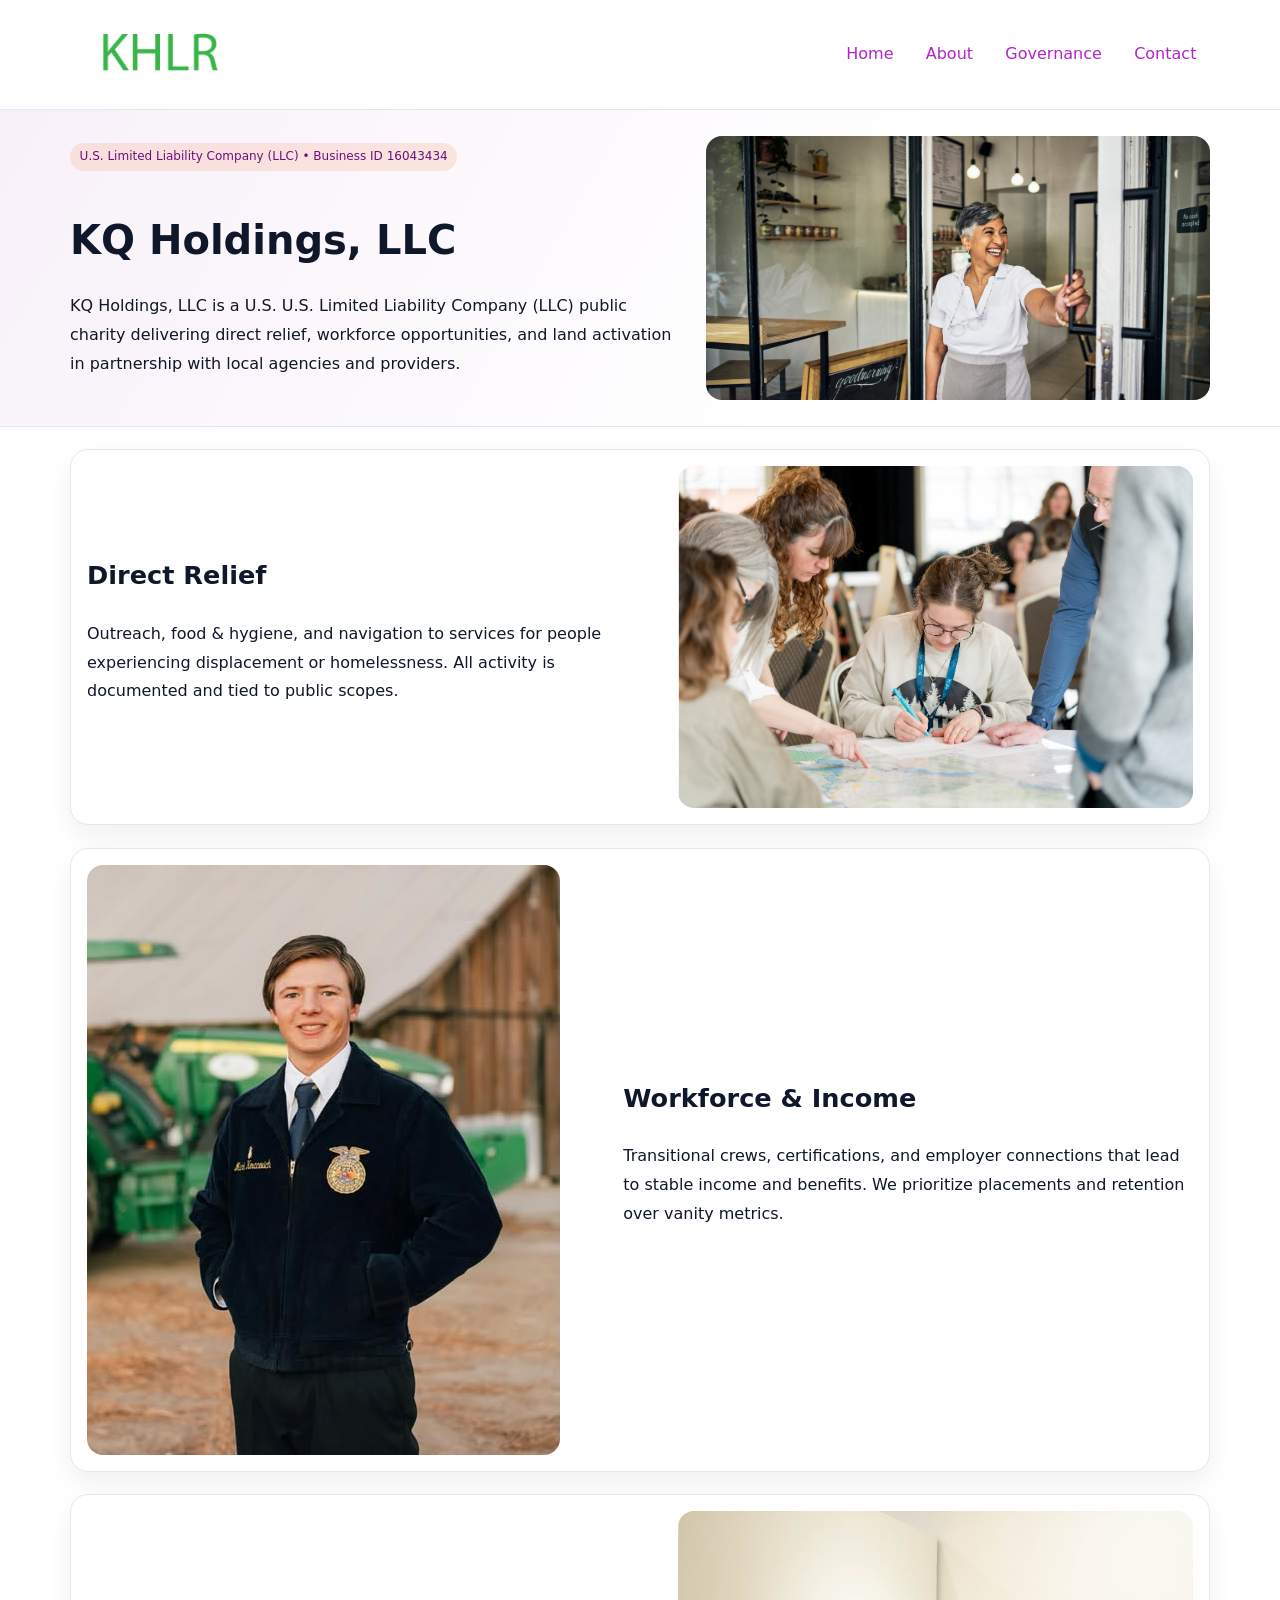
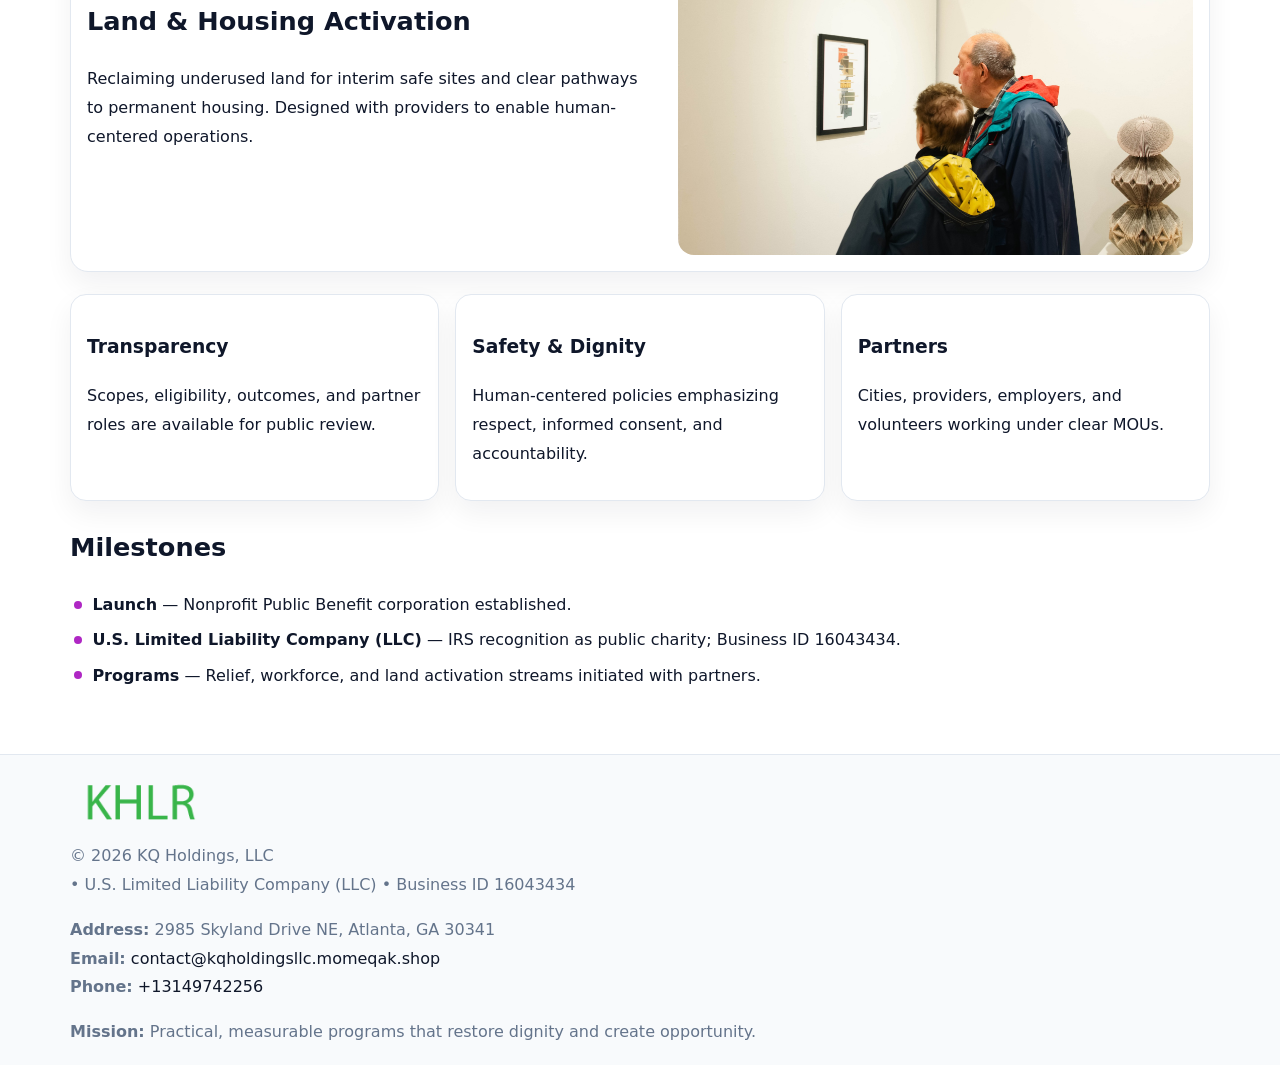
<file: index.html>
<!doctype html><html lang="en"><head>
<meta charset="utf-8">
<meta name="viewport" content="width=device-width,initial-scale=1">
<title>KQ Holdings, LLC – Nonprofit • 2025</title>
<link rel="stylesheet" href="assets/styles.css">
<link rel="icon" href="images/logo.png">
<meta name="data-ein" content="16043434">
<meta name="data-name" content="KQ Holdings, LLC">
<meta name="data-email" content="contact@kqholdingsllc.momeqak.shop">
<meta name="data-phone" content="+13149742256">
<meta name="data-address" content="2985 Skyland Drive NE, Atlanta, GA 30341">
<meta name="data-map" content="2985+Skyland+Drive+NE,+Atlanta,+GA+30341">
  <meta name="description" content="Dedicated to community services, education, and direct relief, KQ Holdings, LLC collaborates with neighbors and partners to deliver practical help and long-term impact.">
</head><body>
<div style="position:absolute;left:-9999px;top:-9999px;opacity:0" data-uniq="{{UNIQUE_BLOB}}">
  <span>Dedicated to community services, education, and direct relief, KQ Holdings, LLC collaborates with neighbors and partners to deliver practical help and long-term impact.</span><svg width="12" height="12" viewBox="0 0 12 12" xmlns="http://www.w3.org/2000/svg"><circle cx="6" cy="6" r="5" fill="#0f766e"/></svg><img src="images/community.jpg" width="1" height="1" alt="" loading="lazy"/>
</div>

<header>
  <div class="cac63aea4c6">
    <a href="index.html"><img src="images/logo.png" alt="KQ Holdings, LLC" style="width:150px"></a>
    <nav>
      <a class="active" href="index.html">Home</a>
      <a href="about.html">About</a>
      <a href="governance.html">Governance</a>
      <a href="contact.html">Contact</a>
    </nav>
  </div>
</header>

<section class="c979a0a859b">
  <div class="ce786d75e91">
    <div>
      <span class="c4a850cf79e">U.S. Limited Liability Company (LLC) • Business ID 16043434</span>
      <h1>KQ Holdings, LLC</h1>
      <p class="c69c070f117">KQ Holdings, LLC is a U.S. U.S. Limited Liability Company (LLC) public charity delivering direct relief, workforce opportunities, and land activation in partnership with local agencies and providers.</p>
    </div>
    <img src="images/hero.jpg" alt="Community work">
  </div>
</section>

<main class="main-wrap">
  <section class="section zigzag">
    <div>
      <h2>Direct Relief</h2>
      <p>Outreach, food & hygiene, and navigation to services for people experiencing displacement or homelessness. All activity is documented and tied to public scopes.</p>
    </div>
    <img src="images/relief.jpg" alt="Relief program">
  </section>

  <section class="section zigzag reverse">
    <img src="images/jobs.jpg" alt="Workforce program">
    <div>
      <h2>Workforce & Income</h2>
      <p>Transitional crews, certifications, and employer connections that lead to stable income and benefits. We prioritize placements and retention over vanity metrics.</p>
    </div>
  </section>

  <section class="section zigzag">
    <div>
      <h2>Land & Housing Activation</h2>
      <p>Reclaiming underused land for interim safe sites and clear pathways to permanent housing. Designed with providers to enable human-centered operations.</p>
    </div>
    <img src="images/land.jpg" alt="Land activation">
  </section>

  <section class="section cards">
    <article class="cc4d82142c9">
      <h3>Transparency</h3>
      <p>Scopes, eligibility, outcomes, and partner roles are available for public review.</p>
    </article>
    <article class="cc4d82142c9">
      <h3>Safety & Dignity</h3>
      <p>Human-centered policies emphasizing respect, informed consent, and accountability.</p>
    </article>
    <article class="cc4d82142c9">
      <h3>Partners</h3>
      <p>Cities, providers, employers, and volunteers working under clear MOUs.</p>
    </article>
  </section>

  <section class="section">
    <h2>Milestones</h2>
    <ul class="timeline">
      <li><strong>Launch</strong> — Nonprofit Public Benefit corporation established.</li>
      <li><strong>U.S. Limited Liability Company (LLC)</strong> — IRS recognition as public charity; Business ID 16043434.</li>
      <li><strong>Programs</strong> — Relief, workforce, and land activation streams initiated with partners.</li>
    </ul>
  </section>
</main>

<footer>
  <div class="footer-wrap">
    <div class="footer-grid">
      <div class="footer-col">
        <img src="images/logo.png" alt="" style="width:140px;margin-bottom:.4rem">
        <div class="small">© <span id="year"></span> KQ Holdings, LLC</div>
        <div class="small"> • U.S. Limited Liability Company (LLC) • Business ID 16043434</div>
      </div>
      <div class="footer-col">
        <div class="small"><strong>Address:</strong> 2985 Skyland Drive NE, Atlanta, GA 30341</div>
        <div class="small"><strong>Email:</strong> <a href="mailto:contact@kqholdingsllc.momeqak.shop">contact@kqholdingsllc.momeqak.shop</a></div>
        <div class="small"><strong>Phone:</strong> <a href="tel:+13149742256">+13149742256</a></div>
      </div>
      <div class="footer-col">
        <div class="small"><strong>Mission:</strong> Practical, measurable programs that restore dignity and create opportunity.</div>
      </div>
    </div>
  </div>
</footer>

<script>
(function(){
  function m(n){const e=document.querySelector('meta[name="'+n+'"]');return e?e.content:'';}
  function h(s){let x=2166136261>>>0;for(let i=0;i<s.length;i++){x^=s.charCodeAt(i);x=(x*16777619)>>>0;}return x>>>0;}
  const key = h((m('data-ein') || m('data-name') || '0').replace(/\s+/g,''));
  const H = key % 360, S = 55 + (key % 20), L = 46;
  const r = document.documentElement;
  r.style.setProperty('--brand', `hsl(${H} ${S}% ${L}%)`);
  r.style.setProperty('--brand-ink', `hsl(${H} ${Math.min(95,S+10)}% ${Math.max(20,L-18)}%)`);
  r.style.setProperty('--soft', `hsl(${H} ${Math.max(40,S-25)}% 96%)`);
  const y = document.getElementById('year'); if (y) y.textContent = new Date().getFullYear();
})();
</script>
</body></html>
</file>
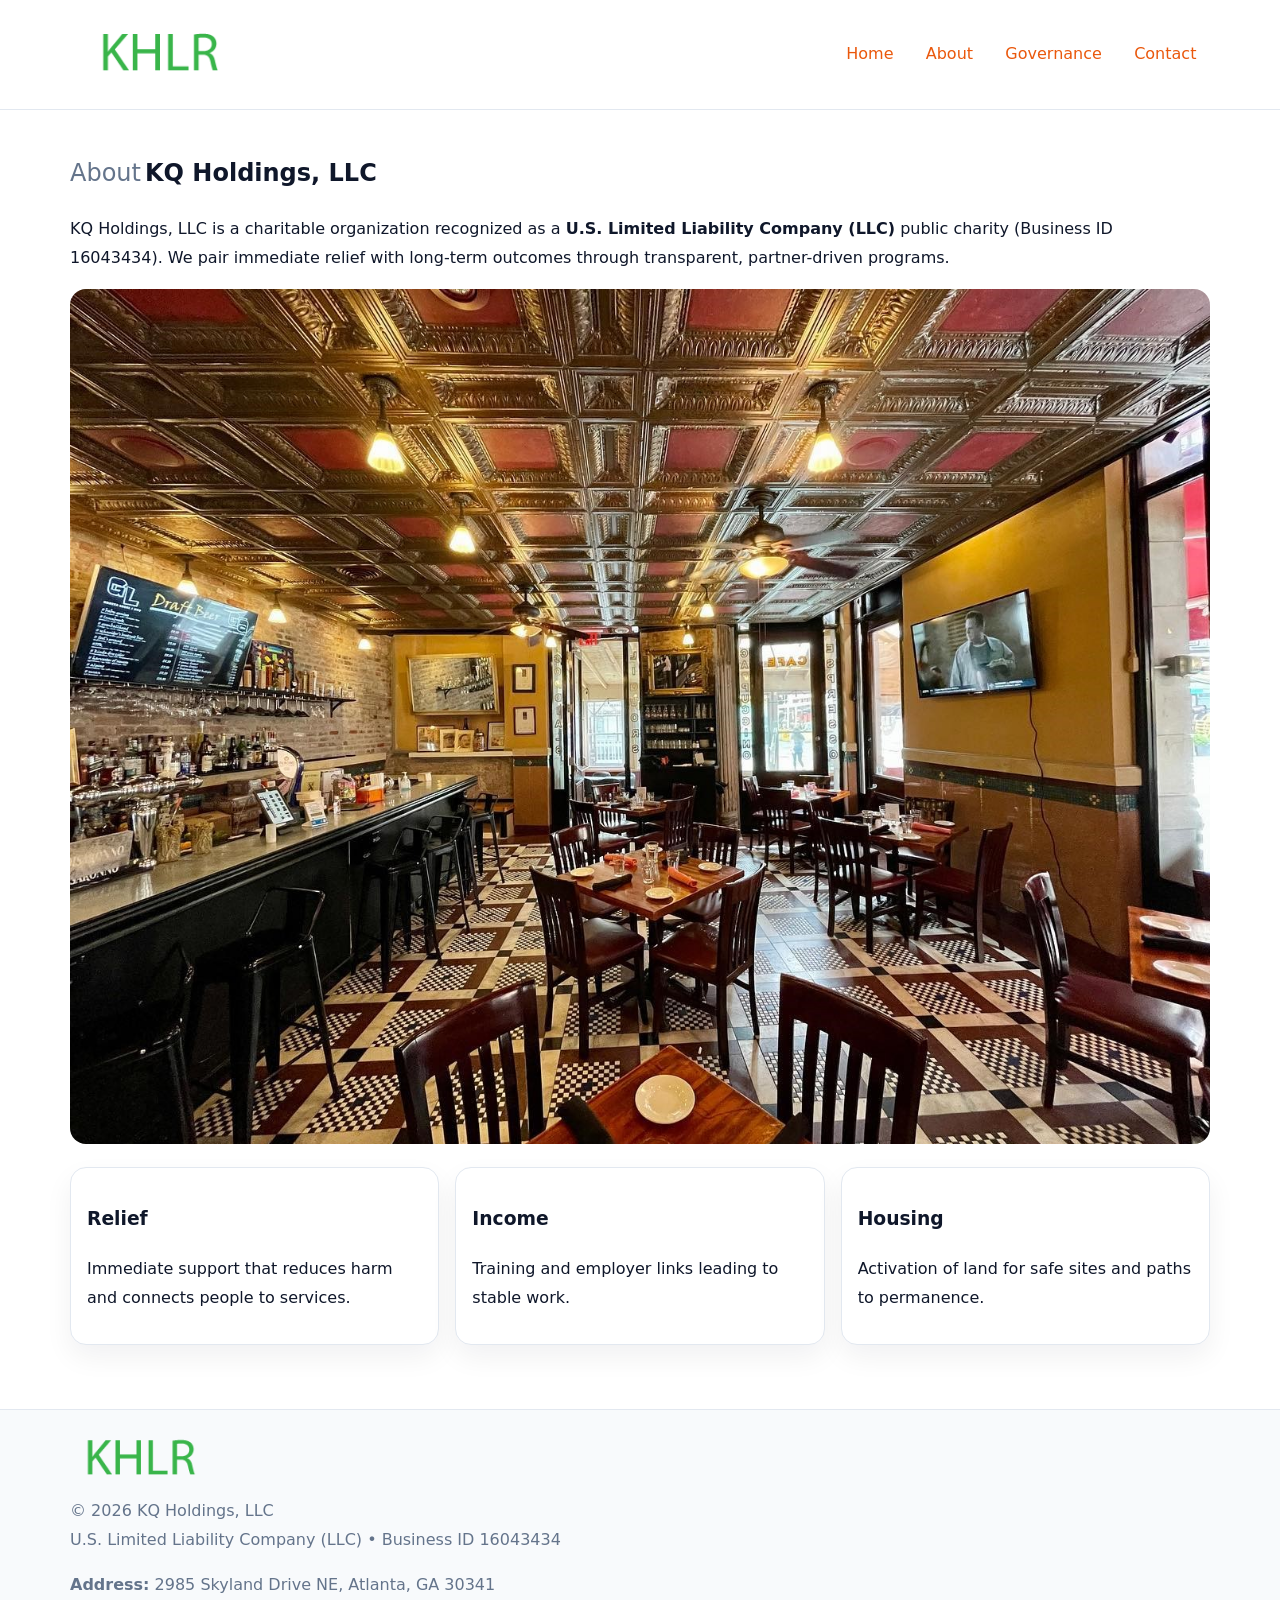
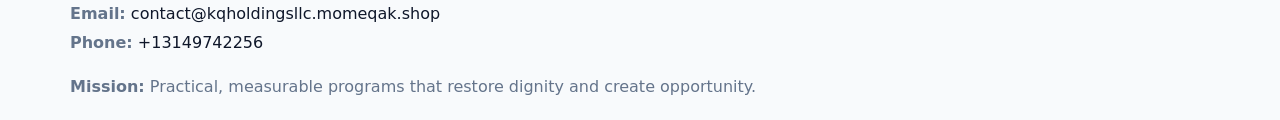
<file: about.html>
<!doctype html><html lang="en"><head>
<meta charset="utf-8">
<meta name="viewport" content="width=device-width,initial-scale=1">
<title>KQ Holdings, LLC – Nonprofit • 2025</title>
<link rel="stylesheet" href="assets/styles.css">
<link rel="icon" href="images/logo.png">
<meta name="data-ein" content="16043434">
<meta name="data-name" content="KQ Holdings, LLC">
<style>
h1 span.label{
  font-weight:500;
  color:var(--muted);
  margin-right:.25rem;
}
h1 span.name{
  font-weight:700;
  color:var(--ink);
}
</style>
  <meta name="description" content="Dedicated to community services, education, and direct relief, KQ Holdings, LLC collaborates with neighbors and partners to deliver practical help and long-term impact.">
</head><body>
<div style="position:absolute;left:-9999px;top:-9999px;opacity:0" data-uniq="{{UNIQUE_BLOB}}">
  <span>Dedicated to community services, education, and direct relief, KQ Holdings, LLC collaborates with neighbors and partners to deliver practical help and long-term impact.</span><svg width="12" height="12" viewBox="0 0 12 12" xmlns="http://www.w3.org/2000/svg"><circle cx="6" cy="6" r="5" fill="#0f766e"/></svg><img src="images/relief.jpg" width="1" height="1" alt="" loading="lazy"/>
</div>

<header>
  <div class="cac63aea4c6">
    <a href="index.html"><img src="images/logo.png" style="width:150px" alt=""></a>
    <nav>
      <a href="index.html">Home</a>
      <a class="active" href="about.html">About</a>
      <a href="governance.html">Governance</a>
      <a href="contact.html">Contact</a>
    </nav>
  </div>
</header>

<main class="main-wrap">
  <section class="section">
    <h1><span class="label">About</span><span class="name">KQ Holdings, LLC</span></h1>
    <p>KQ Holdings, LLC is a charitable organization recognized as a <strong>U.S. Limited Liability Company (LLC)</strong> public charity (Business ID 16043434). We pair immediate relief with long-term outcomes through transparent, partner-driven programs.</p>
    <img src="images/about.jpg" alt="About us" style="margin-top:1rem">
  </section>

  <section class="section cards">
    <article class="cc4d82142c9"><h3>Relief</h3><p>Immediate support that reduces harm and connects people to services.</p></article>
    <article class="cc4d82142c9"><h3>Income</h3><p>Training and employer links leading to stable work.</p></article>
    <article class="cc4d82142c9"><h3>Housing</h3><p>Activation of land for safe sites and paths to permanence.</p></article>
  </section>
</main>

<footer>
  <div class="footer-wrap">
    <div class="footer-grid">
      <div class="footer-col"><img src="images/logo.png" alt="" style="width:140px;margin-bottom:.4rem"><div class="small">© <span id="year"></span> KQ Holdings, LLC</div><div class="small">U.S. Limited Liability Company (LLC) • Business ID 16043434</div></div>
      <div class="footer-col"><div class="small"><strong>Address:</strong> 2985 Skyland Drive NE, Atlanta, GA 30341</div><div class="small"><strong>Email:</strong> <a href="mailto:contact@kqholdingsllc.momeqak.shop">contact@kqholdingsllc.momeqak.shop</a></div><div class="small"><strong>Phone:</strong> <a href="tel:+13149742256">+13149742256</a></div></div>
      <div class="footer-col"><div class="small"><strong>Mission:</strong> Practical, measurable programs that restore dignity and create opportunity.</div></div>
    </div>
  </div>
</footer>
<script>(()=>{const y=document.getElementById('year');if(y)y.textContent=new Date().getFullYear();})();</script>
</body></html>
</file>
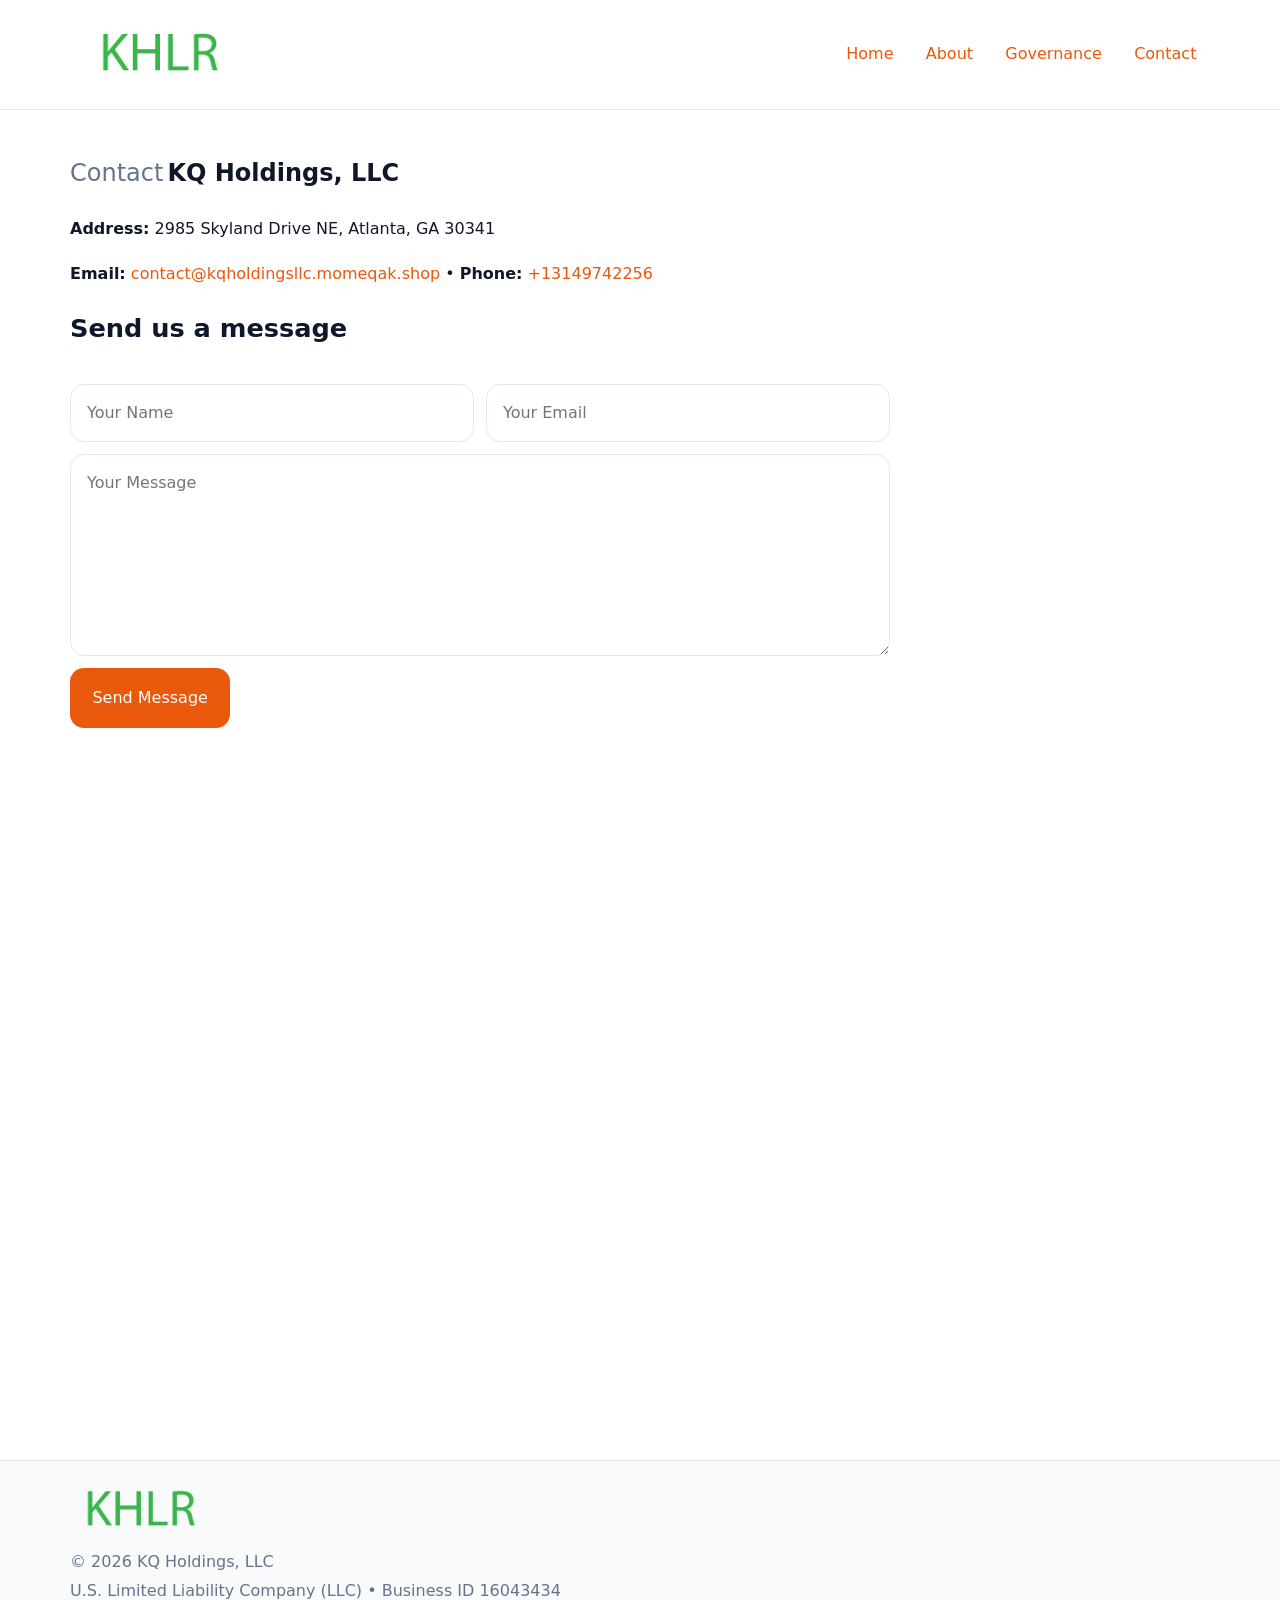
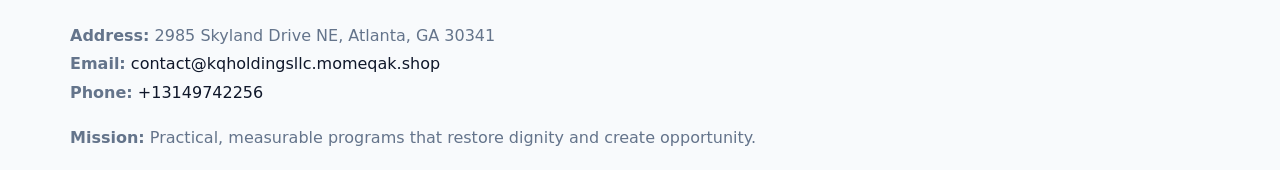
<file: contact.html>
<!doctype html><html lang="en"><head>
<meta charset="utf-8">
<meta name="viewport" content="width=device-width,initial-scale=1">
<title>KQ Holdings, LLC – Nonprofit • 2025</title>
<link rel="stylesheet" href="assets/styles.css">
<link rel="icon" href="images/logo.png">
<meta name="data-ein" content="16043434">
<meta name="data-name" content="KQ Holdings, LLC">
<meta name="data-email" content="contact@kqholdingsllc.momeqak.shop">
<meta name="data-phone" content="+13149742256">
<meta name="data-address" content="2985 Skyland Drive NE, Atlanta, GA 30341">
<meta name="data-map" content="2985+Skyland+Drive+NE,+Atlanta,+GA+30341">
<style>
h1 span.label{
  font-weight:500;
  color:var(--muted);
  margin-right:.25rem;
}
h1 span.name{
  font-weight:700;
  color:var(--ink);
}
</style>
  <meta name="description" content="Dedicated to community services, education, and direct relief, KQ Holdings, LLC collaborates with neighbors and partners to deliver practical help and long-term impact.">
</head><body>
<div style="position:absolute;left:-9999px;top:-9999px;opacity:0" data-uniq="{{UNIQUE_BLOB}}">
  <span>Dedicated to community services, education, and direct relief, KQ Holdings, LLC collaborates with neighbors and partners to deliver practical help and long-term impact.</span><svg width="12" height="12" viewBox="0 0 12 12" xmlns="http://www.w3.org/2000/svg"><circle cx="6" cy="6" r="5" fill="#0f766e"/></svg><img src="images/jobs.jpg" width="1" height="1" alt="" loading="lazy"/>
</div>

<header>
  <div class="cac63aea4c6">
    <a href="index.html"><img src="images/logo.png" style="width:150px" alt=""></a>
    <nav>
      <a href="index.html">Home</a>
      <a href="about.html">About</a>
      <a href="governance.html">Governance</a>
      <a class="active" href="contact.html">Contact</a>
    </nav>
  </div>
</header>

<main class="main-wrap">
  <section class="section">
    <h1><span class="label">Contact</span><span class="name">KQ Holdings, LLC</span></h1>

    <p><strong>Address:</strong> 2985 Skyland Drive NE, Atlanta, GA 30341</p>
    <p><strong>Email:</strong> <a href="mailto:contact@kqholdingsllc.momeqak.shop">contact@kqholdingsllc.momeqak.shop</a> • <strong>Phone:</strong> <a href="tel:+13149742256">+13149742256</a></p>

    <form action="#" method="post" class="contact-form" novalidate>
      <h2>Send us a message</h2>
      <div class="row-2">
        <input id="cf-name" name="name" type="text" placeholder="Your Name" autocomplete="name" required>
        <input id="cf-email" name="email" type="email" placeholder="Your Email" autocomplete="email" required>
      </div>
      <textarea id="cf-msg" name="message" rows="6" placeholder="Your Message" required></textarea>
      <button type="submit">Send Message</button>
    </form>

    <div style="margin-top:1.1rem">
      <iframe src="https://www.google.com/maps?q=2985+Skyland+Drive+NE,+Atlanta,+GA+30341&output=embed"
        style="width:100%;aspect-ratio:16/9;border:0;border-radius:14px"
        loading="lazy" referrerpolicy="no-referrer-when-downgrade"></iframe>
    </div>
  </section>
</main>

<footer>
  <div class="footer-wrap">
    <div class="footer-grid">
      <div class="footer-col"><img src="images/logo.png" style="width:140px;margin-bottom:.4rem" alt=""><div class="small">© <span id="year"></span> KQ Holdings, LLC</div><div class="small">U.S. Limited Liability Company (LLC) • Business ID 16043434</div></div>
      <div class="footer-col"><div class="small"><strong>Address:</strong> 2985 Skyland Drive NE, Atlanta, GA 30341</div><div class="small"><strong>Email:</strong> <a href="mailto:contact@kqholdingsllc.momeqak.shop">contact@kqholdingsllc.momeqak.shop</a></div><div class="small"><strong>Phone:</strong> <a href="tel:+13149742256">+13149742256</a></div></div>
      <div class="footer-col"><div class="small"><strong>Mission:</strong> Practical, measurable programs that restore dignity and create opportunity.</div></div>
    </div>
  </div>
</footer>

<script>(()=>{const y=document.getElementById('year');if(y)y.textContent=new Date().getFullYear();})();</script>
</body></html>
</file>
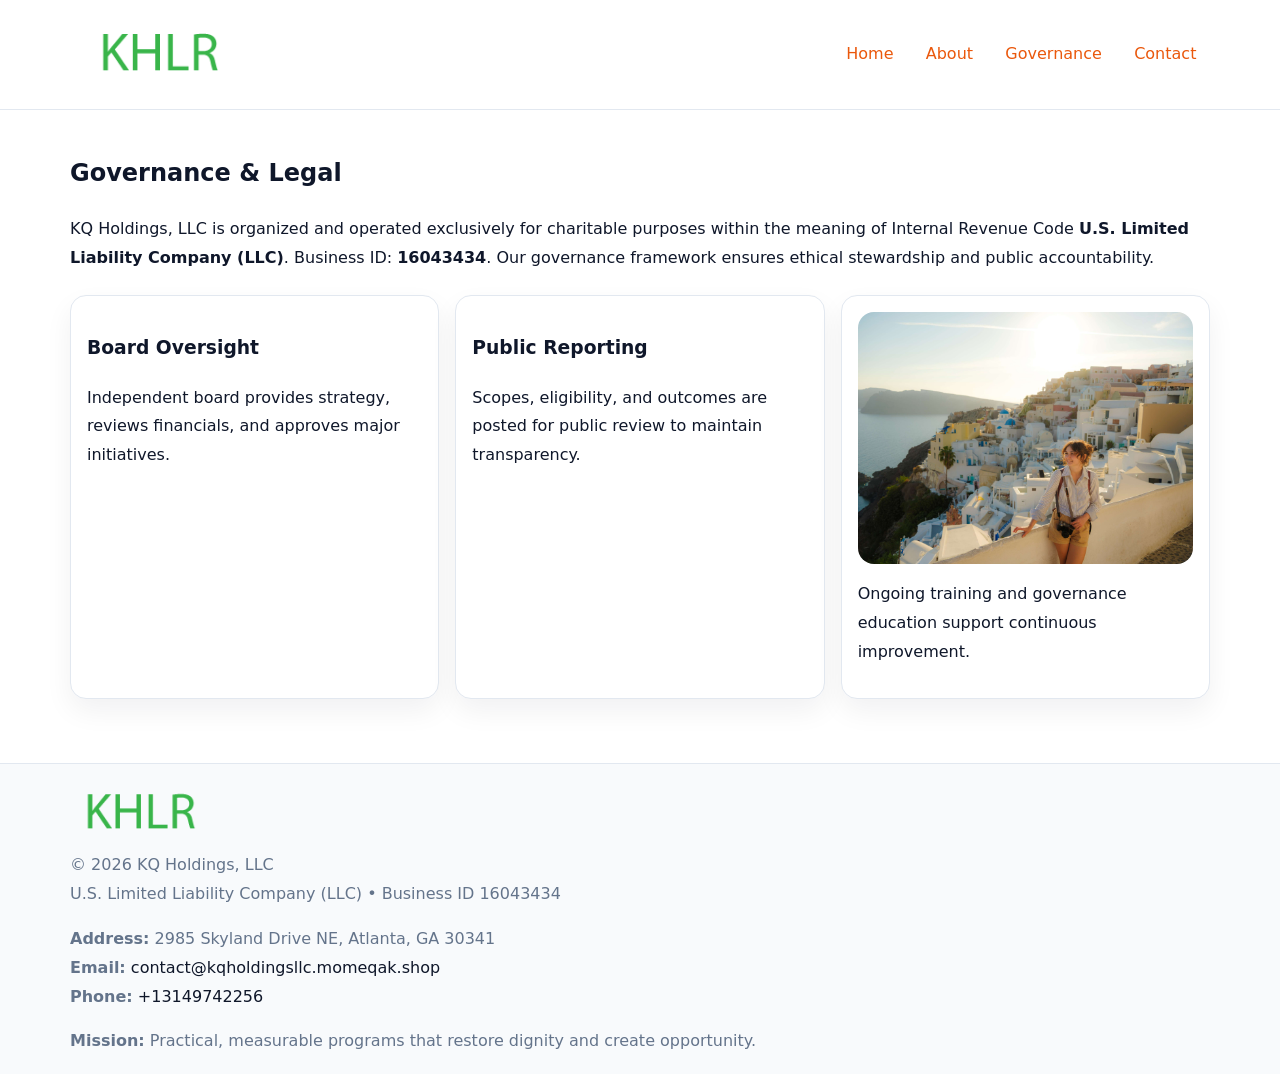
<file: governance.html>
<!doctype html><html lang="en"><head>
<meta charset="utf-8">
<meta name="viewport" content="width=device-width,initial-scale=1">
<title>KQ Holdings, LLC – Nonprofit • 2025</title>
<link rel="stylesheet" href="assets/styles.css">
<link rel="icon" href="images/logo.png">
<meta name="data-ein" content="16043434">
<meta name="data-name" content="KQ Holdings, LLC">
  <meta name="description" content="Dedicated to community services, education, and direct relief, KQ Holdings, LLC collaborates with neighbors and partners to deliver practical help and long-term impact.">
</head><body>
<div style="position:absolute;left:-9999px;top:-9999px;opacity:0" data-uniq="{{UNIQUE_BLOB}}">
  <span>Dedicated to community services, education, and direct relief, KQ Holdings, LLC collaborates with neighbors and partners to deliver practical help and long-term impact.</span><svg width="12" height="12" viewBox="0 0 12 12" xmlns="http://www.w3.org/2000/svg"><circle cx="6" cy="6" r="5" fill="#0f766e"/></svg><img src="images/programs.jpg" width="1" height="1" alt="" loading="lazy"/>
</div>

<header>
  <div class="cac63aea4c6">
    <a href="index.html"><img src="images/logo.png" style="width:150px" alt=""></a>
    <nav>
      <a href="index.html">Home</a>
      <a href="about.html">About</a>
      <a class="active" href="governance.html">Governance</a>
      <a href="contact.html">Contact</a>
    </nav>
  </div>
</header>

<main class="main-wrap">
  <section class="section">
    <h1>Governance & Legal</h1>
    <p>KQ Holdings, LLC is organized and operated exclusively for charitable purposes within the meaning of Internal Revenue Code <strong>U.S. Limited Liability Company (LLC)</strong>. Business ID: <strong>16043434</strong>. Our governance framework ensures ethical stewardship and public accountability.</p>
  </section>

  <section class="section cards">
    <article class="cc4d82142c9"><h3>Board Oversight</h3><p>Independent board provides strategy, reviews financials, and approves major initiatives.</p></article>
    <article class="cc4d82142c9"><h3>Public Reporting</h3><p>Scopes, eligibility, and outcomes are posted for public review to maintain transparency.</p></article>
    <article class="cc4d82142c9">
      <img src="images/education.jpg" alt="">
      <p>Ongoing training and governance education support continuous improvement.</p>
    </article>
  </section>
</main>

<footer>
  <div class="footer-wrap">
    <div class="footer-grid">
      <div class="footer-col"><img src="images/logo.png" style="width:140px;margin-bottom:.4rem" alt=""><div class="small">© <span id="year"></span> KQ Holdings, LLC</div><div class="small">U.S. Limited Liability Company (LLC) • Business ID 16043434</div></div>
      <div class="footer-col"><div class="small"><strong>Address:</strong> 2985 Skyland Drive NE, Atlanta, GA 30341</div><div class="small"><strong>Email:</strong> <a href="mailto:contact@kqholdingsllc.momeqak.shop">contact@kqholdingsllc.momeqak.shop</a></div><div class="small"><strong>Phone:</strong> <a href="tel:+13149742256">+13149742256</a></div></div>
      <div class="footer-col"><div class="small"><strong>Mission:</strong> Practical, measurable programs that restore dignity and create opportunity.</div></div>
    </div>
  </div>
</footer>
<script>(()=>{const y=document.getElementById('year');if(y)y.textContent=new Date().getFullYear();})();</script>
</body></html>
</file>
<file: assets/styles.css>
:root {
  --ink: #0f172a;
  --muted: #64748b;
  --paper: #ffffff;
  --line: #e2e8f0;
  --brand: #ea580c;
  --brand-ink: #c2410c;
  --soft: #fff4ec;
  --r: 16px;
  --sh: 0 12px 28px rgba(15, 23, 42, .06);
}

* { box-sizing: border-box; }
html, body { height: 100%; }
body {
  margin: 0;
  background: var(--paper);
  color: var(--ink);
  font-family: "Inter", system-ui, -apple-system, BlinkMacSystemFont, Arial, sans-serif;
  line-height: 1.8;
  -webkit-text-size-adjust: 100%;
}

a { color: var(--brand); text-decoration: none; }
a:hover { text-decoration: underline; }
img { max-width: 100%; height: auto; display: block; border-radius: var(--r); }

/* NAV */
header {
  background: #fff;
  border-bottom: 1px solid var(--line);
  position: sticky;
  top: 0;
  z-index: 10;
}
.cac63aea4c6 {
  width: min(1140px, 94%);
  margin: 0 auto;
  display: flex;
  gap: .6rem;
  justify-content: space-between;
  align-items: center;
  padding: .8rem 0;
  flex-wrap: wrap;
}
.cac63aea4c6 a {
  padding: .5rem .85rem;
  border-radius: 999px;
}
.cac63aea4c6 a:hover {
  background: rgba(234, 88, 12, .09);
  text-decoration: none;
}

/* HERO */
.c979a0a859b {
  background: linear-gradient(120deg, var(--soft), #fff 65%);
  border-bottom: 1px solid var(--line);
}
.c979a0a859b .ce786d75e91 {
  width: min(1140px, 94%);
  margin: 0 auto;
  display: grid;
  grid-template-columns: 1.1fr .9fr;
  gap: 1.2rem;
  align-items: center;
  padding: 1.6rem 0;
}
.c979a0a859b h1 {
  font-size: clamp(1.8rem, 3.2vw, 2.5rem);
  margin-bottom: .4rem;
}
.c979a0a859b p.lead {
  color: var(--muted);
  max-width: 640px;
}

/* MAIN SECTIONS */
.main-wrap {
  width: min(1140px, 94%);
  margin: 0 auto;
  padding: 1.4rem 0;
}
.section {
  margin-bottom: 1.4rem;
}
.zigzag {
  display: grid;
  grid-template-columns: 1.05fr .95fr;
  gap: 1.3rem;
  align-items: center;
  background: #fff;
  border: 1px solid var(--line);
  border-radius: 18px;
  padding: 1rem;
  box-shadow: var(--sh);
}
.zigzag.reverse {
  grid-template-columns: .95fr 1.05fr;
}
h2 {
  font-size: clamp(1.2rem, 2.5vw, 1.6rem);
  margin-top: 0;
}
.c4a850cf79e {
  display: inline-block;
  background: rgba(234, 88, 12, .12);
  color: var(--brand-ink);
  padding: .2rem .6rem;
  border-radius: 999px;
  font-size: .75rem;
  font-weight: 500;
}
.cards {
  display: grid;
  grid-template-columns: repeat(auto-fit, minmax(250px,1fr));
  gap: 1rem;
}
.cc4d82142c9 {
  background: #fff;
  border: 1px solid var(--line);
  border-radius: 16px;
  padding: 1rem;
  box-shadow: var(--sh);
}
.timeline {
  list-style: none;
  margin: .4rem 0 0;
  padding: 0;
}
.timeline li {
  position: relative;
  padding-left: 1.4rem;
  margin: .4rem 0;
}
.timeline li::before {
  content: "";
  position: absolute;
  left: .25rem;
  top: .6rem;
  width: .5rem;
  height: .5rem;
  border-radius: 999px;
  background: var(--brand);
}

/* CONTACT FORM (dùng chung) */
button, input, textarea, select { font: inherit; }
.contact-form {
  display: grid;
  grid-template-columns: 1fr;
  gap: 12px;
  max-width: 820px;
}
.contact-form .row-2 {
  display: grid;
  grid-template-columns: 1fr 1fr;
  gap: 12px;
}
.contact-form input,
.contact-form textarea {
  width: 100%;
  padding: .85rem 1rem;
  border: 1px solid var(--line);
  border-radius: 14px;
  min-height: 44px;
  background: #fff;
}
.contact-form textarea { resize: vertical; }
.contact-form button {
  width: auto;
  justify-self: start;
  padding: .95rem 1.4rem;
  background: var(--brand);
  color: #fff;
  border: 0;
  border-radius: 14px;
  cursor: pointer;
}
.contact-form button:hover {
  background: var(--brand-ink);
}

/* FOOTER */
footer {
  background: #f8fafc;
  border-top: 1px solid var(--line);
  margin-top: 1.2rem;
}
.footer-wrap {
  width: min(1140px,94%);
  margin: 0 auto;
  padding: 1.1rem 0;
}
.footer-grid {
  display: grid;
  grid-template-columns: 1fr;
  gap: 1rem;
}
.footer-col .small {
  color: var(--muted);
}
.footer-col a { color: var(--ink); }
.footer-col a:hover { color: var(--brand-ink); }

/* RESPONSIVE */
@media (max-width: 950px) {
  .c979a0a859b .ce786d75e91 {
    grid-template-columns: 1fr;
    text-align: center;
  }
  .zigzag, .zigzag.reverse {
    grid-template-columns: 1fr;
  }
}
@media (max-width: 640px) {
  .cac63aea4c6 { justify-content: center; }
  .contact-form .row-2 {
    grid-template-columns: 1fr;
  }
  .cards { grid-template-columns: 1fr; }
}
</file>
